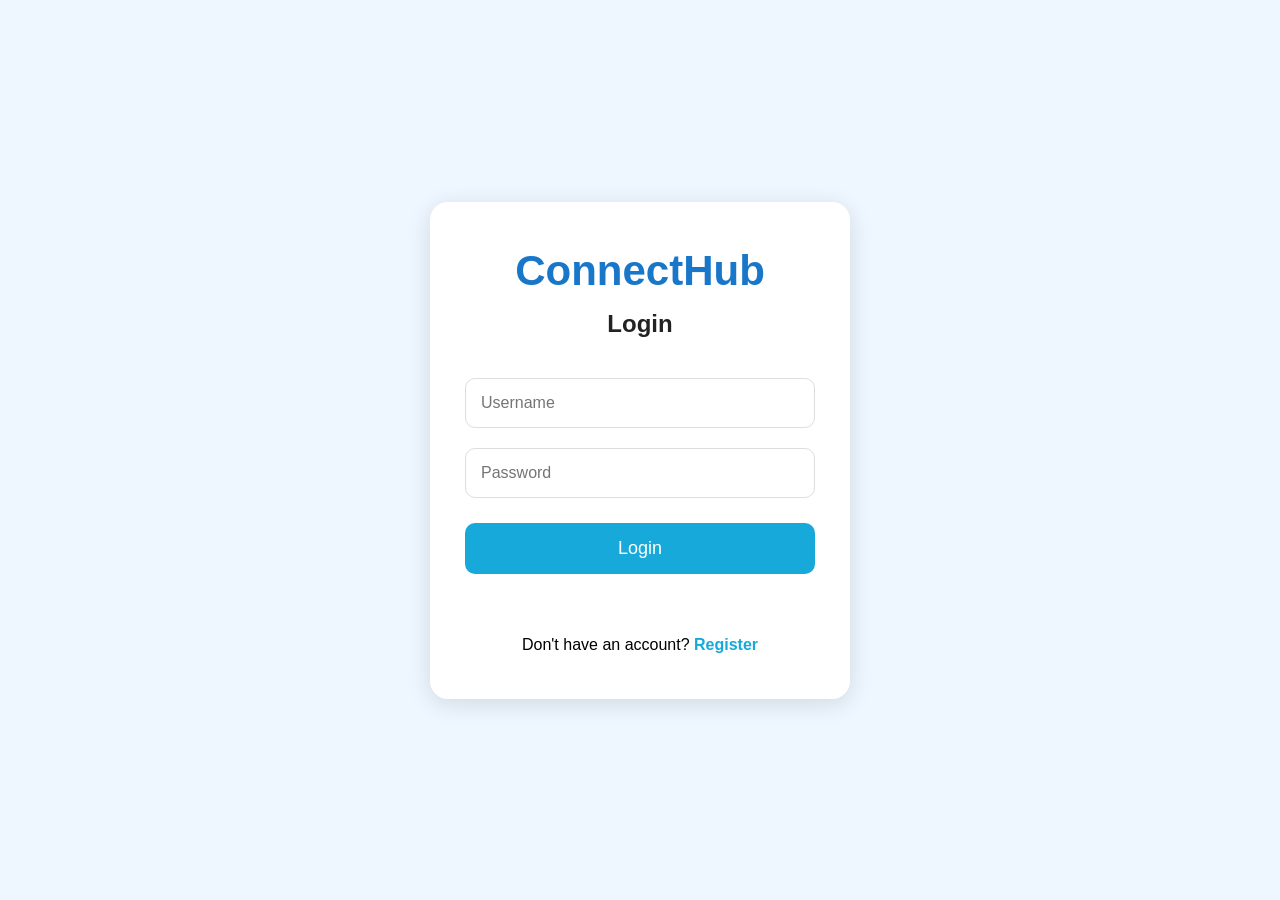
<file: index.html>
<!DOCTYPE html>
<html lang="en">

<head>

<meta charset="UTF-8">

<meta
    name="viewport"
    content="width=device-width, initial-scale=1.0">

<title>ConnectHub - Home</title>


<style>

* {
    box-sizing: border-box;
    margin: 0;
    padding: 0;
    font-family: Arial, sans-serif;
}


body {
    background: #eef7fb;
    color: #333;
}


/* NAVBAR */

.navbar {

    height: 70px;

    background: white;

    display: flex;

    align-items: center;

    justify-content: space-between;

    padding: 0 7%;

    box-shadow:
        0 2px 10px rgba(0,0,0,0.08);

    position: sticky;

    top: 0;

    z-index: 10;
}


.logo {

    color: #087fc1;

    font-size: 25px;

    font-weight: bold;
}


.nav-links {

    display: flex;

    gap: 25px;

    align-items: center;
}


.nav-links a {

    text-decoration: none;

    color: #333;

    font-weight: 500;
}


.logout {

    border: none;

    background: #078bd0;

    color: white;

    padding: 9px 16px;

    border-radius: 6px;

    cursor: pointer;
}


/* MAIN */

.container {

    max-width: 900px;

    margin: 30px auto;

    padding: 0 20px;
}


/* PROFILE CARD */

.profile-card {

    background: white;

    border-radius: 12px;

    padding: 25px;

    display: flex;

    align-items: center;

    justify-content: space-between;

    box-shadow:
        0 2px 10px rgba(0,0,0,0.06);

    margin-bottom: 20px;
}


.profile-left {

    display: flex;

    align-items: center;

    gap: 20px;
}


.avatar {

    width: 85px;

    height: 85px;

    border-radius: 50%;

    background: #087fc1;

    color: white;

    display: flex;

    justify-content: center;

    align-items: center;

    font-size: 28px;

    font-weight: bold;
}


.profile-info h2 {

    margin-bottom: 5px;
}


.profile-info p {

    color: #777;

    margin-bottom: 10px;
}


.stats {

    display: flex;

    gap: 20px;

    font-size: 14px;
}


/* CREATE POST */

.create-post {

    background: white;

    padding: 20px;

    border-radius: 12px;

    margin-bottom: 20px;

    box-shadow:
        0 2px 10px rgba(0,0,0,0.06);
}


.create-post h3 {

    margin-bottom: 15px;
}


textarea {

    width: 100%;

    min-height: 100px;

    resize: vertical;

    border: 1px solid #ddd;

    border-radius: 8px;

    padding: 15px;

    font-size: 15px;
}


.post-button {

    margin-top: 12px;

    background: #078bd0;

    color: white;

    border: none;

    padding: 10px 25px;

    border-radius: 7px;

    cursor: pointer;
}


/* POST */

.post {

    background: white;

    border-radius: 12px;

    padding: 20px;

    margin-bottom: 20px;

    box-shadow:
        0 2px 10px rgba(0,0,0,0.06);
}


.post-header {

    display: flex;

    align-items: center;

    justify-content: space-between;

    margin-bottom: 15px;
}


.user-name {

    font-weight: bold;

    color: #333;
}


.time {

    color: #999;

    font-size: 13px;
}


.post-content {

    margin-bottom: 15px;

    line-height: 1.5;
}


.actions {

    display: flex;

    gap: 15px;

    border-top: 1px solid #eee;

    padding-top: 12px;
}


.actions button {

    border: none;

    background: none;

    cursor: pointer;

    font-size: 14px;

    color: #555;
}


.comment-box {

    display: flex;

    gap: 8px;

    margin-top: 15px;
}


.comment-box input {

    flex: 1;

    padding: 9px;

    border: 1px solid #ddd;

    border-radius: 6px;
}


.comment-box button {

    border: none;

    background: #078bd0;

    color: white;

    padding: 8px 15px;

    border-radius: 6px;

    cursor: pointer;
}


.comments {

    margin-top: 10px;

    font-size: 14px;
}


.comment {

    background: #f5f8fa;

    padding: 8px;

    border-radius: 6px;

    margin-top: 5px;
}


.delete {

    color: red !important;
}


#message {

    text-align: center;

    margin: 10px;
}


@media(max-width:600px) {

    .profile-card {

        flex-direction: column;

        align-items: flex-start;

        gap: 15px;
    }

    .navbar {

        padding: 0 15px;
    }

    .nav-links {

        gap: 10px;
    }

}

</style>

</head>


<body>


<!-- NAVBAR -->

<nav class="navbar">

    <div class="logo">
        ConnectHub
    </div>


    <div class="nav-links">

        <a href="index.html">
            Home
        </a>

        <a href="profile.html">
            Profile
        </a>

        <button
            class="logout"
            onclick="logout()">
            Logout
        </button>

    </div>

</nav>


<div class="container">


<!-- PROFILE -->

<div class="profile-card">

    <div class="profile-left">

        <div
            class="avatar"
            id="avatar">
            U
        </div>


        <div class="profile-info">

            <h2 id="username">
                User
            </h2>

            <p id="bio">
                Welcome to ConnectHub
            </p>


            <div class="stats">

                <span>
                    <b id="postsCount">0</b>
                    Posts
                </span>

                <span>
                    <b id="followersCount">0</b>
                    Followers
                </span>

                <span>
                    <b id="followingCount">0</b>
                    Following
                </span>

            </div>

        </div>

    </div>


</div>


<!-- CREATE POST -->

<div class="create-post">

    <h3>
        Create a Post
    </h3>


    <textarea
        id="postContent"
        placeholder="What's on your mind?">
    </textarea>


    <button
        class="post-button"
        onclick="createPost()">

        Post

    </button>


    <div id="message"></div>

</div>


<!-- FEED -->

<div id="feed">

</div>


</div>


<script>


const API_URL =
    "http://127.0.0.1:8000/api";


const token =
    localStorage.getItem("access_token");


if (!token) {

    window.location.href =
        "login.html";
}


/* API HEADER */

function authHeaders() {

    return {

        "Authorization":
            "Bearer " + token,

        "Content-Type":
            "application/json"

    };

}


/* LOAD PROFILE */

async function loadProfile() {

    try {

        const response =
            await fetch(
                `${API_URL}/profile/`,
                {
                    headers: authHeaders()
                }
            );


        if (response.status === 401) {

            logout();

            return;
        }


        const data =
            await response.json();


        document.getElementById(
            "username"
        ).innerText =
            data.username;


        document.getElementById(
            "bio"
        ).innerText =
            data.bio ||
            "Welcome to ConnectHub";


        document.getElementById(
            "postsCount"
        ).innerText =
            data.posts_count;


        document.getElementById(
            "followersCount"
        ).innerText =
            data.followers_count;


        document.getElementById(
            "followingCount"
        ).innerText =
            data.following_count;


        document.getElementById(
            "avatar"
        ).innerText =
            data.username
            .charAt(0)
            .toUpperCase();


    } catch(error) {

        console.log(error);

    }

}


/* LOAD POSTS */

async function loadPosts() {

    const feed =
        document.getElementById("feed");


    feed.innerHTML =
        "<p>Loading posts...</p>";


    try {

        const response =
            await fetch(
                `${API_URL}/posts/`,
                {
                    headers: authHeaders()
                }
            );


        const posts =
            await response.json();


        feed.innerHTML = "";


        if (posts.length === 0) {

            feed.innerHTML =
                "<p style='text-align:center'>No posts yet.</p>";

            return;
        }


        posts.forEach(post => {

            const div =
                document.createElement("div");


            div.className =
                "post";


            let commentsHTML = "";


            post.comments.forEach(comment => {

                commentsHTML += `

                    <div class="comment">

                        <b>
                            ${escapeHTML(comment.username)}
                        </b>

                        :
                        ${escapeHTML(comment.text)}

                    </div>

                `;

            });


            const currentUsername =
                localStorage.getItem("username");


            let deleteButton = "";


            if (
                post.username ===
                currentUsername
            ) {

                deleteButton = `

                    <button
                        class="delete"
                        onclick="deletePost(${post.id})">

                        Delete

                    </button>

                `;

            }


            div.innerHTML = `

                <div class="post-header">

                    <div>

                        <div class="user-name">

                            ${escapeHTML(post.username)}

                        </div>

                        <div class="time">

                            ${new Date(
                                post.created_at
                            ).toLocaleString()}

                        </div>

                    </div>

                </div>


                <div class="post-content">

                    ${escapeHTML(post.content)}

                </div>


                <div class="actions">

                    <button
                        onclick="likePost(${post.id})">

                        ❤️ Like
                        (${post.likes_count})

                    </button>


                    ${deleteButton}

                </div>


                <div class="comment-box">

                    <input
                        id="comment-${post.id}"
                        placeholder="Write a comment...">

                    <button
                        onclick="addComment(${post.id})">

                        Comment

                    </button>

                </div>


                <div class="comments">

                    ${commentsHTML}

                </div>

            `;


            feed.appendChild(div);

        });


    } catch(error) {

        feed.innerHTML =
            "<p>Unable to load posts.</p>";

    }

}


/* CREATE POST */

async function createPost() {

    const content =
        document
        .getElementById("postContent")
        .value
        .trim();


    if (!content) {

        alert("Please write something.");

        return;
    }


    const response =
        await fetch(
            `${API_URL}/posts/`,
            {

                method: "POST",

                headers: authHeaders(),

                body: JSON.stringify({
                    content: content
                })

            }
        );


    if (response.ok) {

        document
            .getElementById("postContent")
            .value = "";


        loadPosts();

        loadProfile();

    }

}


/* LIKE */

async function likePost(postId) {

    await fetch(
        `${API_URL}/posts/${postId}/like/`,
        {

            method: "POST",

            headers: authHeaders()

        }
    );


    loadPosts();

}


/* COMMENT */

async function addComment(postId) {

    const input =
        document.getElementById(
            `comment-${postId}`
        );


    const text =
        input.value.trim();


    if (!text) {

        return;
    }


    await fetch(
        `${API_URL}/posts/${postId}/comment/`,
        {

            method: "POST",

            headers: authHeaders(),

            body: JSON.stringify({
                text: text
            })

        }
    );


    input.value = "";

    loadPosts();

}


/* DELETE */

async function deletePost(postId) {

    if (
        !confirm(
            "Are you sure you want to delete this post?"
        )
    ) {

        return;
    }


    await fetch(
        `${API_URL}/posts/${postId}/delete/`,
        {

            method: "DELETE",

            headers: authHeaders()

        }
    );


    loadPosts();

    loadProfile();

}


/* LOGOUT */

function logout() {

    localStorage.removeItem(
        "access_token"
    );

    localStorage.removeItem(
        "username"
    );

    localStorage.removeItem(
        "user_id"
    );


    window.location.href =
        "login.html";

}


/* HTML SECURITY */

function escapeHTML(text) {

    const div =
        document.createElement("div");

    div.innerText =
        text;

    return div.innerHTML;

}


/* START */

loadProfile();

loadPosts();

</script>


</body>

</html>
</file>
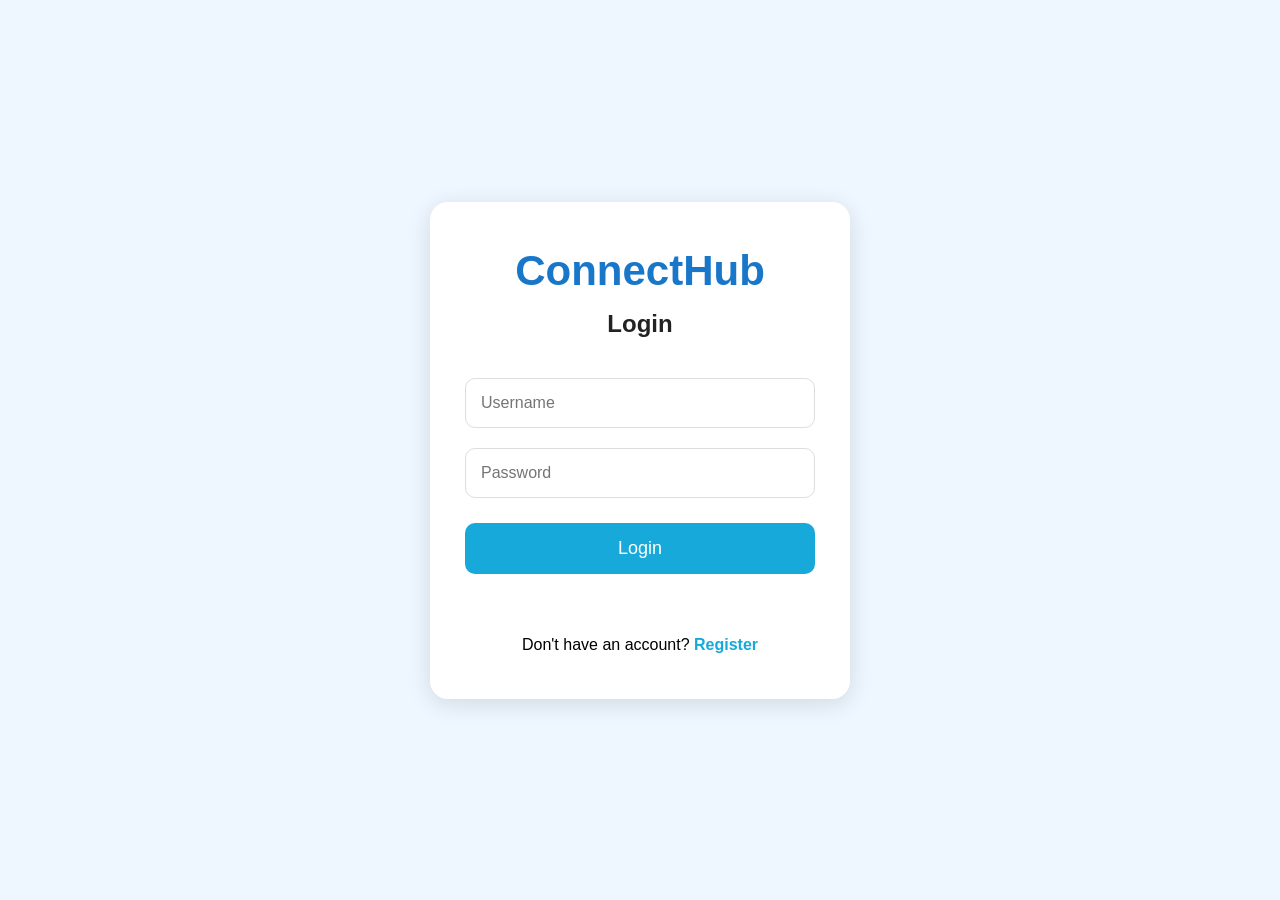
<file: login.html>
<!DOCTYPE html>
<html lang="en">
<head>
    <meta charset="UTF-8">
    <meta name="viewport" content="width=device-width, initial-scale=1.0">
    <title>ConnectHub - Login</title>

    <style>
        * {
            box-sizing: border-box;
        }

        body {
            margin: 0;
            font-family: Arial, sans-serif;
            background: #eef7ff;
            display: flex;
            justify-content: center;
            align-items: center;
            min-height: 100vh;
        }

        .container {
            width: 420px;
            background: white;
            padding: 45px 35px;
            border-radius: 18px;
            box-shadow: 0 5px 25px rgba(0,0,0,0.12);
            text-align: center;
        }

        h1 {
            margin: 0;
            color: #1877c9;
            font-size: 42px;
        }

        h2 {
            margin: 15px 0 30px;
            color: #222;
        }

        input {
            width: 100%;
            padding: 15px;
            margin: 10px 0;
            border: 1px solid #ddd;
            border-radius: 10px;
            font-size: 16px;
            outline: none;
        }

        input:focus {
            border-color: #1877c9;
        }

        button {
            width: 100%;
            padding: 15px;
            margin-top: 15px;
            border: none;
            border-radius: 10px;
            background: #16a9d9;
            color: white;
            font-size: 18px;
            cursor: pointer;
        }

        button:hover {
            background: #118fba;
        }

        #message {
            margin-top: 15px;
            min-height: 22px;
            font-size: 15px;
        }

        .register {
            margin-top: 25px;
            font-size: 16px;
        }

        .register a {
            color: #16a9d9;
            text-decoration: none;
            font-weight: bold;
        }
    </style>
</head>

<body>

<div class="container">

    <h1>ConnectHub</h1>
    <h2>Login</h2>

    <form id="loginForm">

        <input
            type="text"
            id="username"
            placeholder="Username"
            required
        >

        <input
            type="password"
            id="password"
            placeholder="Password"
            required
        >

        <button type="submit">Login</button>

    </form>

    <div id="message"></div>

    <div class="register">
        Don't have an account?
        <a href="register.html">Register</a>
    </div>

</div>


<script>

const API_URL = "http://127.0.0.1:8000/api";

const form = document.getElementById("loginForm");
const message = document.getElementById("message");

form.addEventListener("submit", async function(event) {

    event.preventDefault();

    const username = document.getElementById("username").value;
    const password = document.getElementById("password").value;

    message.style.color = "blue";
    message.innerText = "Logging in...";

    try {

        const response = await fetch("http://127.0.0.1:8000/login/", {
    method: "POST",
    headers: {
        "Content-Type": "application/json"
    },
    body: JSON.stringify({
        username: username,
        password: password
    })
})
            }
        );

        const data = await response.json();

        if (response.ok) {

            localStorage.setItem(
                "access_token",
                data.access
            );

            localStorage.setItem(
                "refresh_token",
                data.refresh
            );

            localStorage.setItem(
                "username",
                data.user.username
            );

            localStorage.setItem(
                "user_id",
                data.user.id
            );

            message.style.color = "green";
            message.innerText = "Login successful!";

            setTimeout(function() {
                window.location.href = "index.html";
            }, 700);

        } else {

            message.style.color = "red";
            message.innerText =
                data.error || "Invalid username or password.";

        }

    } catch (error) {

        console.error(error);

        message.style.color = "red";

        message.innerText =
            "Cannot connect to Django server.";
    }

});

</script>

</body>
</html>
</file>
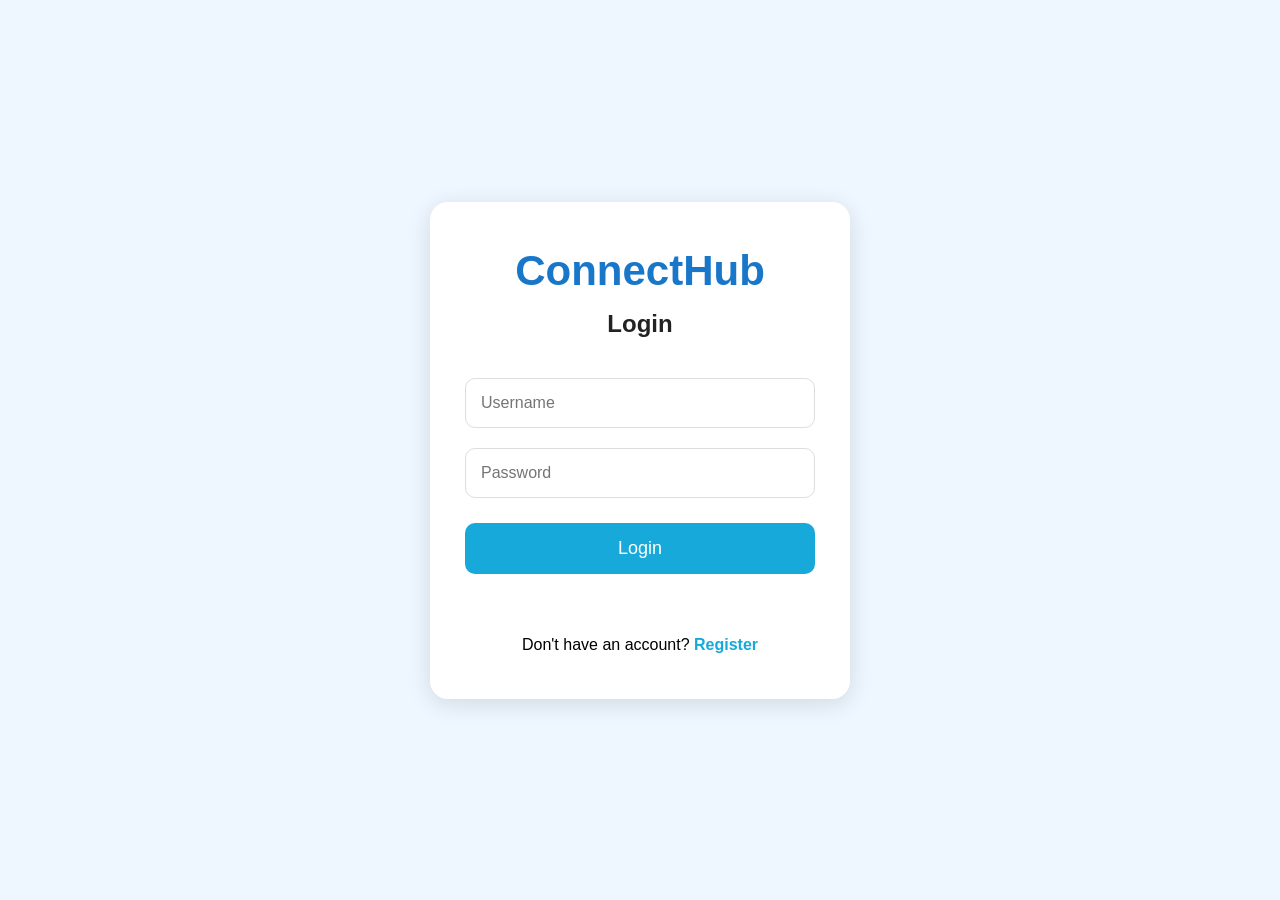
<file: profile.html>
<!DOCTYPE html>
<html lang="en">

<head>

<meta charset="UTF-8">

<meta
    name="viewport"
    content="width=device-width, initial-scale=1.0">

<title>ConnectHub - Profile</title>


<style>

* {
    box-sizing: border-box;
    margin: 0;
    padding: 0;
    font-family: Arial, sans-serif;
}


body {
    background: #eef7fb;
    color: #333;
}


.navbar {

    height: 70px;

    background: white;

    display: flex;

    align-items: center;

    justify-content: space-between;

    padding: 0 7%;

    box-shadow:
        0 2px 10px rgba(0,0,0,0.08);
}


.logo {

    color: #087fc1;

    font-size: 25px;

    font-weight: bold;
}


.nav-links {

    display: flex;

    gap: 25px;

    align-items: center;
}


.nav-links a {

    text-decoration: none;

    color: #333;
}


.logout {

    border: none;

    background: #078bd0;

    color: white;

    padding: 9px 16px;

    border-radius: 6px;

    cursor: pointer;
}


.container {

    max-width: 850px;

    margin: 35px auto;

    padding: 0 20px;
}


.profile-card {

    background: white;

    padding: 35px;

    border-radius: 15px;

    box-shadow:
        0 2px 12px rgba(0,0,0,0.07);

    text-align: center;
}


.avatar {

    width: 110px;

    height: 110px;

    margin: auto;

    border-radius: 50%;

    background: #087fc1;

    color: white;

    display: flex;

    justify-content: center;

    align-items: center;

    font-size: 40px;

    font-weight: bold;

    margin-bottom: 15px;
}


.username {

    font-size: 26px;

    margin-bottom: 5px;
}


.email {

    color: #777;

    margin-bottom: 15px;
}


.bio {

    margin-bottom: 25px;

    color: #555;
}


.stats {

    display: flex;

    justify-content: center;

    gap: 50px;

    margin-bottom: 30px;
}


.stat {

    display: flex;

    flex-direction: column;

    gap: 5px;
}


.stat strong {

    font-size: 20px;
}


.edit-section {

    border-top: 1px solid #eee;

    padding-top: 25px;

    text-align: left;
}


.edit-section h3 {

    margin-bottom: 15px;
}


textarea {

    width: 100%;

    min-height: 100px;

    border: 1px solid #ddd;

    border-radius: 8px;

    padding: 12px;

    resize: vertical;
}


button {

    margin-top: 12px;

    border: none;

    background: #078bd0;

    color: white;

    padding: 11px 22px;

    border-radius: 7px;

    cursor: pointer;
}


.message {

    margin-top: 15px;

    text-align: center;
}


@media(max-width:600px) {

    .stats {

        gap: 20px;
    }

    .navbar {

        padding: 0 15px;
    }

}

</style>

</head>


<body>


<nav class="navbar">

    <div class="logo">
        ConnectHub
    </div>


    <div class="nav-links">

        <a href="index.html">
            Home
        </a>

        <a href="profile.html">
            Profile
        </a>

        <button
            class="logout"
            onclick="logout()">

            Logout

        </button>

    </div>

</nav>


<div class="container">


<div class="profile-card">


    <div
        class="avatar"
        id="avatar">

        U

    </div>


    <h1
        class="username"
        id="username">

        User

    </h1>


    <p
        class="email"
        id="email">

    </p>


    <p
        class="bio"
        id="bio">

        Welcome to ConnectHub

    </p>


    <div class="stats">

        <div class="stat">

            <strong id="posts">
                0
            </strong>

            <span>
                Posts
            </span>

        </div>


        <div class="stat">

            <strong id="followers">
                0
            </strong>

            <span>
                Followers
            </span>

        </div>


        <div class="stat">

            <strong id="following">
                0
            </strong>

            <span>
                Following
            </span>

        </div>

    </div>


    <div class="edit-section">

        <h3>
            Edit Profile
        </h3>


        <textarea
            id="bioInput"
            placeholder="Write something about yourself...">
        </textarea>


        <button
            onclick="updateProfile()">

            Update Profile

        </button>


        <div
            class="message"
            id="message">

        </div>

    </div>


</div>


</div>


<script>


const API_URL =
    "http://127.0.0.1:8000/api";


const token =
    localStorage.getItem("access_token");


if (!token) {

    window.location.href =
        "login.html";

}


function headers() {

    return {

        "Authorization":
            "Bearer " + token

    };

}


/* LOAD PROFILE */

async function loadProfile() {

    try {

        const response =
            await fetch(
                `${API_URL}/profile/`,
                {
                    headers: headers()
                }
            );


        if (response.status === 401) {

            logout();

            return;
        }


        const data =
            await response.json();


        document.getElementById(
            "username"
        ).innerText =
            data.username;


        document.getElementById(
            "email"
        ).innerText =
            data.email;


        document.getElementById(
            "bio"
        ).innerText =
            data.bio ||
            "Welcome to ConnectHub";


        document.getElementById(
            "bioInput"
        ).value =
            data.bio || "";


        document.getElementById(
            "posts"
        ).innerText =
            data.posts_count;


        document.getElementById(
            "followers"
        ).innerText =
            data.followers_count;


        document.getElementById(
            "following"
        ).innerText =
            data.following_count;


        document.getElementById(
            "avatar"
        ).innerText =
            data.username
            .charAt(0)
            .toUpperCase();


    } catch(error) {

        console.log(error);

    }

}


/* UPDATE PROFILE */

async function updateProfile() {

    const bio =
        document
        .getElementById("bioInput")
        .value;


    const formData =
        new FormData();


    formData.append(
        "bio",
        bio
    );


    try {

        const response =
            await fetch(
                `${API_URL}/profile/`,
                {

                    method: "PUT",

                    headers: {
                        "Authorization":
                            "Bearer " + token
                    },

                    body: formData

                }
            );


        const data =
            await response.json();


        const message =
            document.getElementById(
                "message"
            );


        if (response.ok) {

            message.style.color =
                "green";

            message.innerText =
                "Profile updated successfully!";


            loadProfile();

        } else {

            message.style.color =
                "red";

            message.innerText =
                data.error ||
                "Unable to update profile.";

        }

    } catch(error) {

        console.log(error);

    }

}


/* LOGOUT */

function logout() {

    localStorage.clear();

    window.location.href =
        "login.html";

}


loadProfile();

</script>


</body>

</html>
</file>
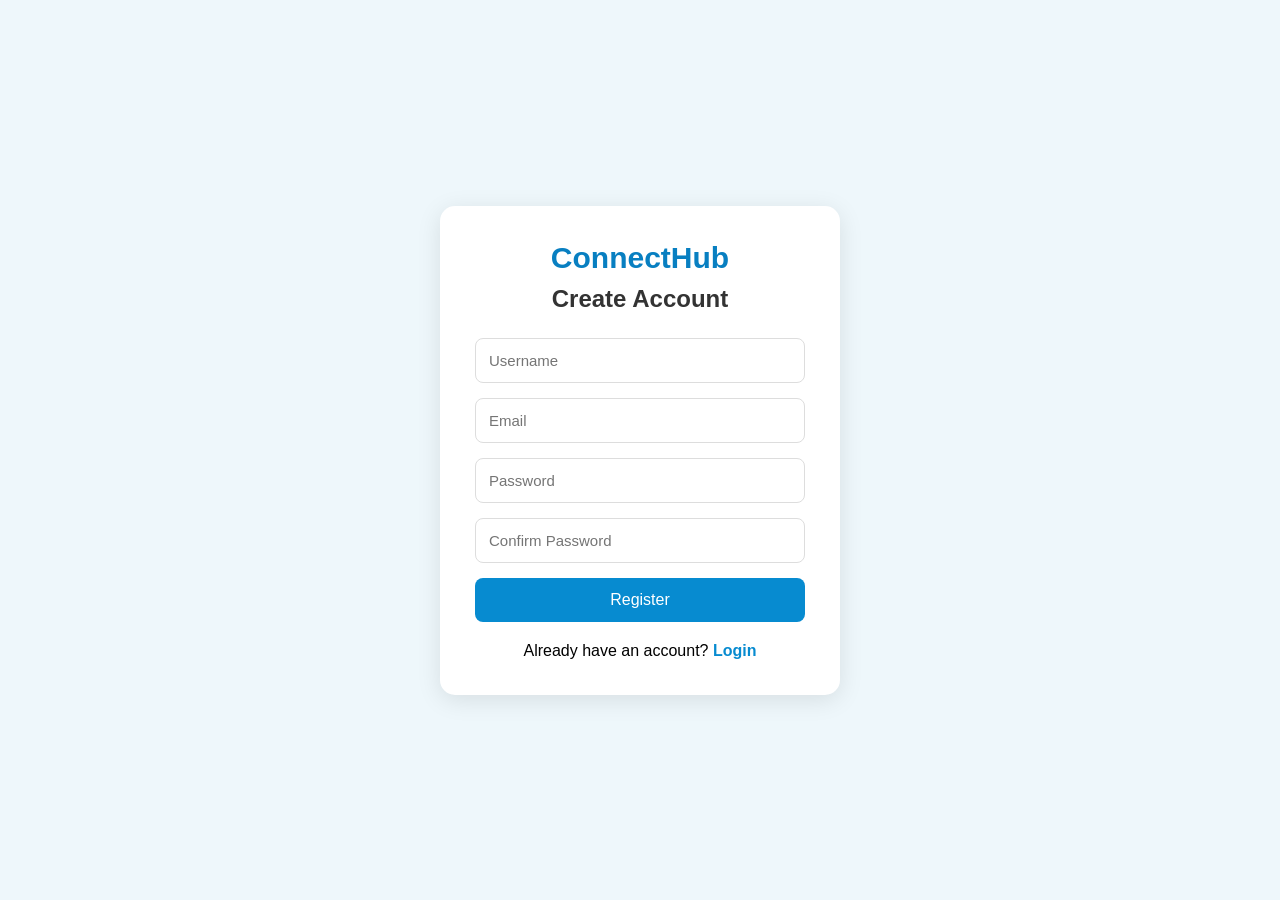
<file: register.html>
<!DOCTYPE html>
<html lang="en">
<head>
    <meta charset="UTF-8">
    <meta name="viewport" content="width=device-width, initial-scale=1.0">

    <title>ConnectHub - Register</title>

    <style>
        * {
            box-sizing: border-box;
            margin: 0;
            padding: 0;
            font-family: Arial, sans-serif;
        }

        body {
            background: #eef7fb;
            min-height: 100vh;
            display: flex;
            justify-content: center;
            align-items: center;
        }

        .container {
            width: 400px;
            background: white;
            padding: 35px;
            border-radius: 15px;
            box-shadow: 0 5px 25px rgba(0,0,0,0.1);
        }

        .logo {
            text-align: center;
            color: #087fc1;
            font-size: 30px;
            font-weight: bold;
            margin-bottom: 10px;
        }

        h2 {
            text-align: center;
            margin-bottom: 25px;
            color: #333;
        }

        input {
            width: 100%;
            padding: 13px;
            margin-bottom: 15px;
            border: 1px solid #ddd;
            border-radius: 8px;
            font-size: 15px;
        }

        button {
            width: 100%;
            padding: 13px;
            border: none;
            border-radius: 8px;
            background: #078bd0;
            color: white;
            font-size: 16px;
            cursor: pointer;
        }

        button:hover {
            background: #056fa8;
        }

        .message {
            margin: 15px 0;
            text-align: center;
            font-size: 14px;
        }

        .bottom {
            text-align: center;
            margin-top: 20px;
        }

        .bottom a {
            color: #078bd0;
            text-decoration: none;
            font-weight: bold;
        }
    </style>
</head>

<body>

<div class="container">

    <div class="logo">ConnectHub</div>

    <h2>Create Account</h2>

    <form id="registerForm">

        <input
            type="text"
            id="username"
            placeholder="Username"
            required
        >

        <input
            type="email"
            id="email"
            placeholder="Email"
            required
        >

        <input
            type="password"
            id="password"
            placeholder="Password"
            required
        >

        <input
            type="password"
            id="confirmPassword"
            placeholder="Confirm Password"
            required
        >

        <button type="submit">
            Register
        </button>

    </form>

    <div class="message" id="message"></div>

    <div class="bottom">
        Already have an account?
        <a href="login.html">Login</a>
    </div>

</div>


<script>

const API_URL = "http://127.0.0.1:8000/api";


document.getElementById("registerForm").addEventListener(
    "submit",
    async function(event) {

        event.preventDefault();

        const username =
            document.getElementById("username").value.trim();

        const email =
            document.getElementById("email").value.trim();

        const password =
            document.getElementById("password").value;

        const confirmPassword =
            document.getElementById("confirmPassword").value;

        const message =
            document.getElementById("message");


        if (password !== confirmPassword) {

            message.style.color = "red";
            message.innerText = "Passwords do not match.";

            return;
        }


        try {

            const response = await fetch(
                `${API_URL}/register/`,
                {
                    method: "POST",

                    headers: {
                        "Content-Type": "application/json"
                    },

                    body: JSON.stringify({
                        username: username,
                        email: email,
                        password: password
                    })
                }
            );


            const data = await response.json();


            if (response.ok) {

                message.style.color = "green";

                message.innerText =
                    "Registration successful! Redirecting...";

                setTimeout(() => {

                    window.location.href = "login.html";

                }, 1200);

            } else {

                message.style.color = "red";

                message.innerText =
                    data.error || "Registration failed.";

            }

        } catch (error) {

            message.style.color = "red";

            message.innerText =
                "Django server is not running.";

        }

    }
);

</script>

</body>
</html>
</file>
